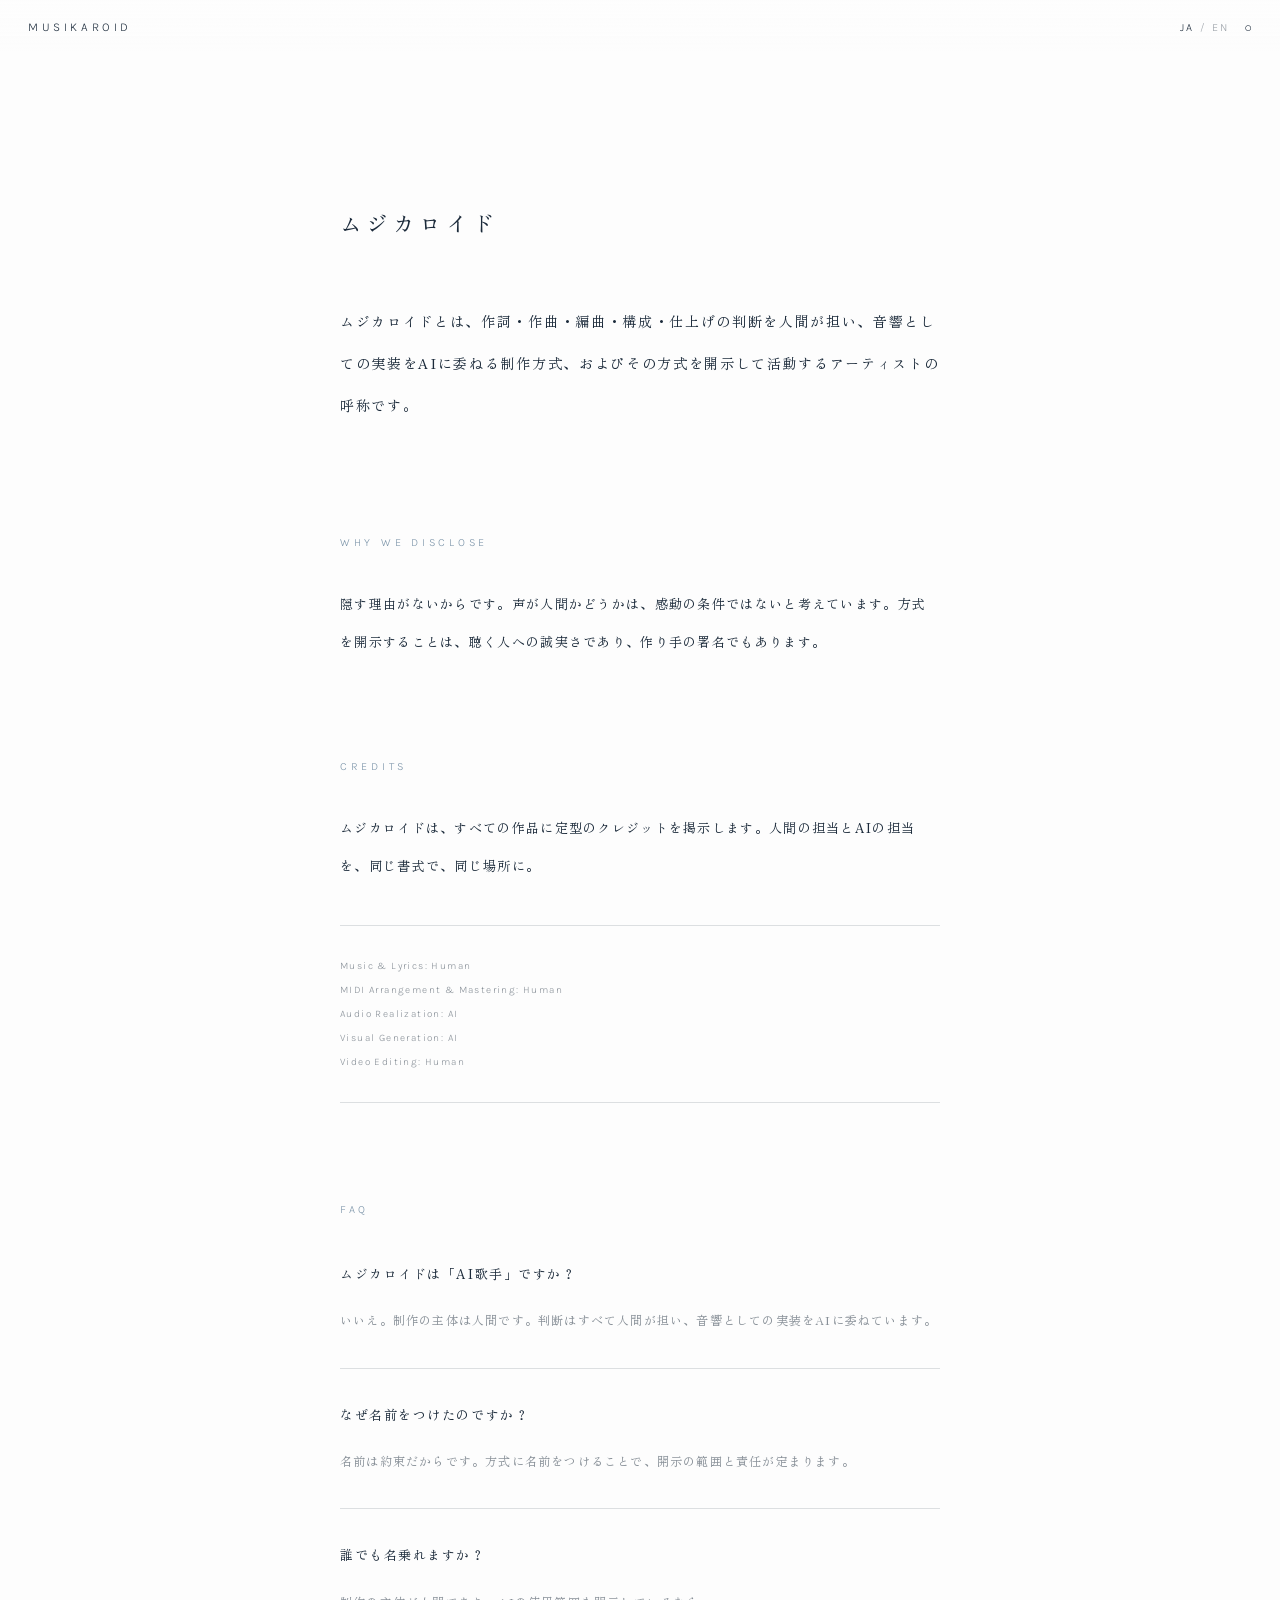
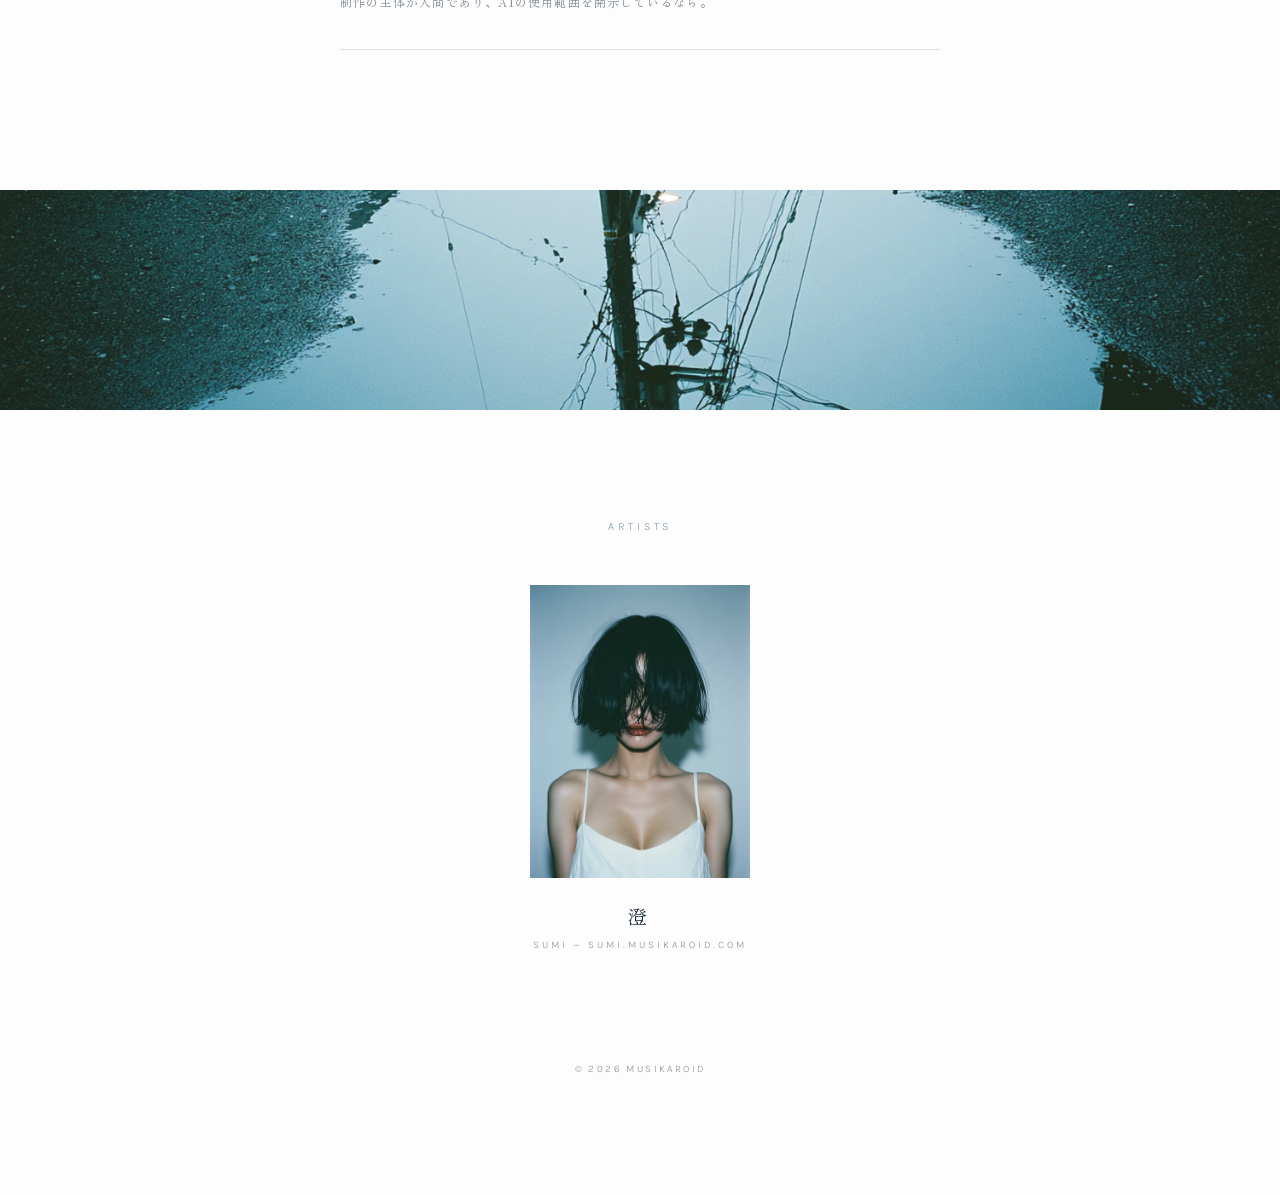
<file: musikaroid/index.html>
<!DOCTYPE html>
<html lang="ja">
<head>
<meta charset="utf-8">
<meta name="viewport" content="width=device-width, initial-scale=1">
<title>MUSIKAROID — ムジカロイドとは</title>
<meta name="description" content="ムジカロイドとは、作詞・作曲・編曲・構成・仕上げの判断を人間が担い、音響としての実装をAIに委ねる制作方式、およびその方式を開示して活動するアーティストの呼称です。">
<link rel="canonical" href="https://musikaroid.com/">
<link rel="icon" href="../assets/favicon.svg" type="image/svg+xml">
<link rel="icon" href="../assets/favicon-32.png" sizes="32x32" type="image/png">
<link rel="apple-touch-icon" href="../assets/apple-touch-icon.png">
<link rel="manifest" href="/manifest.json">
<meta name="theme-color" content="#1B2A3A">
<meta property="og:type" content="website">
<meta property="og:site_name" content="MUSIKAROID">
<meta property="og:title" content="MUSIKAROID — ムジカロイドとは">
<meta property="og:description" content="判断は人間が担い、音響としての実装をAIに委ねる。それを開示して活動する制作方式。">
<meta property="og:url" content="https://musikaroid.com/">
<meta property="og:image" content="https://sumi.musikaroid.com/assets/og.png">
<meta name="twitter:card" content="summary_large_image">
<script>(function(){var d=document.documentElement;try{var q=new URLSearchParams(location.search),l=q.get('lang')||localStorage.getItem('sumi-lang')||'ja';d.dataset.lang=l==='en'?'en':'ja';if(q.get('lang'))localStorage.setItem('sumi-lang',d.dataset.lang);d.dataset.theme=localStorage.getItem('sumi-theme')||(matchMedia('(prefers-color-scheme: dark)').matches?'dark':'light');}catch(e){d.dataset.lang='ja';d.dataset.theme='light';}})();</script>
<link rel="preconnect" href="https://fonts.googleapis.com">
<link rel="preconnect" href="https://fonts.gstatic.com" crossorigin>
<link href="https://fonts.googleapis.com/css2?family=Zen+Old+Mincho:wght@400;500&family=Karla:wght@200;300;400&display=swap" rel="stylesheet">
<link rel="stylesheet" href="../style.css">
</head>
<body>
<header style="position:fixed;top:0;left:0;right:0;z-index:50;display:flex;justify-content:space-between;align-items:center;gap:16px;padding:20px 28px;color:var(--ink);background:linear-gradient(var(--bg), transparent)">
  <span style="font-family:Karla,sans-serif;font-size:12px;letter-spacing:0.3em">MUSIKAROID</span>
  <div style="display:flex;align-items:center;gap:16px;font-family:Karla,sans-serif;font-size:11px;letter-spacing:0.14em">
    <span style="display:flex;gap:6px;align-items:center">
      <button id="btn-ja" aria-label="Japanese" style="background:none;border:none;cursor:pointer;padding:0;color:var(--ink);font-family:Karla,sans-serif;font-size:11px;letter-spacing:0.14em">JA</button>
      <span style="opacity:0.4">/</span>
      <button id="btn-en" aria-label="English" style="background:none;border:none;cursor:pointer;padding:0;color:var(--ink);font-family:Karla,sans-serif;font-size:11px;letter-spacing:0.14em">EN</button>
    </span>
    <button id="btn-theme" aria-label="Toggle light or dark theme" title="Light / Dark" style="background:none;border:none;cursor:pointer;padding:0;color:var(--ink);font-size:13px;line-height:1">○</button>
  </div>
</header>
<main style="max-width:600px;margin:0 auto;padding:200px 28px 140px">
  <h1 style="margin:0;font-size:22px;font-weight:300;letter-spacing:0.2em;line-height:2">
    <span lang="ja">ムジカロイド</span><span lang="en">Musikaroid</span>
  </h1>
  <p style="margin:56px 0 0;font-size:14px;line-height:3;letter-spacing:0.12em;text-wrap:pretty">
    <span lang="ja">ムジカロイドとは、作詞・作曲・編曲・構成・仕上げの判断を人間が担い、音響としての実装をAIに委ねる制作方式、およびその方式を開示して活動するアーティストの呼称です。</span>
    <span lang="en">Musikaroid is a method of making music in which the decisions — lyrics, composition, arrangement, structure, and finishing — are made by a human, and the audio realization is entrusted to AI. It is also the name for artists who work openly under this method.</span>
  </p>
  <section style="margin-top:110px">
    <p class="sec-label">WHY WE DISCLOSE</p>
    <p style="margin:36px 0 0;font-size:13px;line-height:2.9;letter-spacing:0.1em;text-wrap:pretty">
      <span lang="ja">隠す理由がないからです。声が人間かどうかは、感動の条件ではないと考えています。方式を開示することは、聴く人への誠実さであり、作り手の署名でもあります。</span>
      <span lang="en">Because there is nothing to hide. We believe that whether a voice is human is not a condition for being moved. Disclosing the method is honesty toward the listener — and the maker's signature.</span>
    </p>
  </section>
  <section style="margin-top:100px">
    <p class="sec-label">CREDITS</p>
    <p style="margin:36px 0 0;font-size:13px;line-height:2.9;letter-spacing:0.1em;text-wrap:pretty">
      <span lang="ja">ムジカロイドは、すべての作品に定型のクレジットを掲示します。人間の担当とAIの担当を、同じ書式で、同じ場所に。</span>
      <span lang="en">A Musikaroid publishes a fixed credit line on every work — the human's part and the AI's part, in the same format, in the same place.</span>
    </p>
    <p style="margin:40px 0 0;padding:28px 0;border-top:1px solid var(--line);border-bottom:1px solid var(--line);font-family:Karla,'Zen Old Mincho',serif;font-size:10px;line-height:2.4;letter-spacing:0.14em;color:var(--dim)">Music &amp; Lyrics: Human<br>MIDI Arrangement &amp; Mastering: Human<br>Audio Realization: AI<br>Visual Generation: AI<br>Video Editing: Human</p>
  </section>
  <section style="margin-top:100px">
    <p class="sec-label" style="margin-bottom:12px">FAQ</p>
    <div style="padding:32px 0;border-bottom:1px solid var(--line)">
      <p style="margin:0;font-size:13px;letter-spacing:0.12em;line-height:2.2"><span lang="ja">ムジカロイドは「AI歌手」ですか？</span><span lang="en">Is a Musikaroid an "AI singer"?</span></p>
      <p style="margin:16px 0 0;font-size:12px;line-height:2.6;letter-spacing:0.1em;color:var(--dim)"><span lang="ja">いいえ。制作の主体は人間です。判断はすべて人間が担い、音響としての実装をAIに委ねています。</span><span lang="en">No. The maker is human. Every decision is made by a human; the audio realization is entrusted to AI.</span></p>
    </div>
    <div style="padding:32px 0;border-bottom:1px solid var(--line)">
      <p style="margin:0;font-size:13px;letter-spacing:0.12em;line-height:2.2"><span lang="ja">なぜ名前をつけたのですか？</span><span lang="en">Why give the method a name?</span></p>
      <p style="margin:16px 0 0;font-size:12px;line-height:2.6;letter-spacing:0.1em;color:var(--dim)"><span lang="ja">名前は約束だからです。方式に名前をつけることで、開示の範囲と責任が定まります。</span><span lang="en">Because a name is a promise. Naming the method fixes the scope of disclosure — and the responsibility.</span></p>
    </div>
    <div style="padding:32px 0;border-bottom:1px solid var(--line)">
      <p style="margin:0;font-size:13px;letter-spacing:0.12em;line-height:2.2"><span lang="ja">誰でも名乗れますか？</span><span lang="en">Can anyone call themselves a Musikaroid?</span></p>
      <p style="margin:16px 0 0;font-size:12px;line-height:2.6;letter-spacing:0.1em;color:var(--dim)"><span lang="ja">制作の主体が人間であり、AIの使用範囲を開示しているなら。</span><span lang="en">If the maker is human, and the use of AI is disclosed.</span></p>
    </div>
  </section>
</main>
<img src="../assets/puddle.webp" alt="" loading="lazy" style="display:block;width:100%;height:220px;object-fit:cover;opacity:0.9">
<section style="max-width:600px;margin:0 auto;padding:110px 28px 120px;text-align:center">
  <p class="sec-label">ARTISTS</p>
  <a href="https://sumi.musikaroid.com/" style="display:inline-block;margin-top:52px;text-decoration:none">
    <img src="../assets/portrait.webp" alt="Sumi" loading="lazy" style="display:block;width:220px;aspect-ratio:3/4;object-fit:cover;margin:0 auto">
    <span style="display:block;margin-top:24px;font-family:'Zen Old Mincho',serif;font-size:19px;letter-spacing:0.3em;color:var(--ink)">澄</span>
    <span style="display:block;margin-top:10px;font-family:Karla,sans-serif;font-size:10px;letter-spacing:0.3em;color:var(--dim)">SUMI — SUMI.MUSIKAROID.COM</span>
  </a>
  <p class="k" style="margin:110px 0 0;font-size:10px;letter-spacing:0.24em;color:var(--dim)">© 2026 MUSIKAROID</p>
</section>
<script src="../main.js" defer></script>
</body>
</html>
</file>
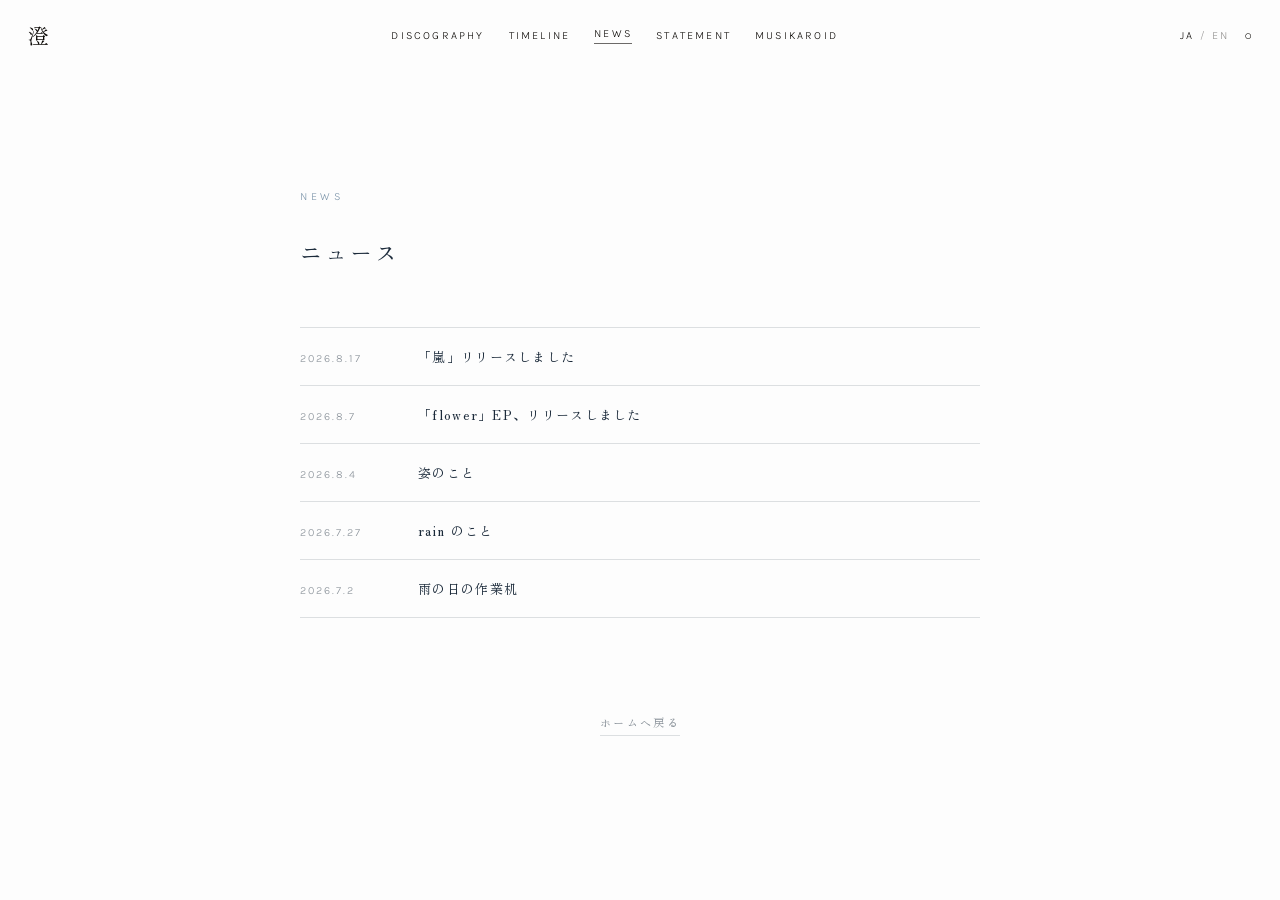
<file: news.html>
<!DOCTYPE html>
<html lang="ja">
<head>
<meta charset="utf-8">
<meta name="viewport" content="width=device-width, initial-scale=1">
<title>News — 澄 | Sumi</title>
<meta name="description" content="澄（Sumi）のニュース一覧。">
<link rel="canonical" href="https://sumi.musikaroid.com/news.html">
<link rel="icon" href="assets/favicon.svg" type="image/svg+xml">
<link rel="icon" href="assets/favicon-32.png" sizes="32x32" type="image/png">
<link rel="apple-touch-icon" href="assets/apple-touch-icon.png">
<link rel="manifest" href="/manifest.json">
<meta name="theme-color" content="#1B2A3A">
<meta property="og:type" content="website">
<meta property="og:site_name" content="澄 — Sumi">
<meta property="og:title" content="News — 澄 | Sumi">
<meta property="og:url" content="https://sumi.musikaroid.com/news.html">
<meta property="og:image" content="https://sumi.musikaroid.com/assets/og.png">
<meta name="twitter:card" content="summary_large_image">
<script>(function(){var d=document.documentElement;try{var q=new URLSearchParams(location.search),l=q.get('lang')||localStorage.getItem('sumi-lang')||'ja';d.dataset.lang=l==='en'?'en':'ja';if(q.get('lang'))localStorage.setItem('sumi-lang',d.dataset.lang);d.dataset.theme=localStorage.getItem('sumi-theme')||(matchMedia('(prefers-color-scheme: dark)').matches?'dark':'light');}catch(e){d.dataset.lang='ja';d.dataset.theme='light';}})();</script>
<link rel="preconnect" href="https://fonts.googleapis.com">
<link rel="preconnect" href="https://fonts.gstatic.com" crossorigin>
<link href="https://fonts.googleapis.com/css2?family=Zen+Old+Mincho:wght@400;500&family=Karla:wght@200;300;400&display=swap" rel="stylesheet">
<link rel="stylesheet" href="style.css">
</head>
<body>
<header style="position:fixed;top:0;left:0;right:0;z-index:50;display:flex;justify-content:space-between;align-items:center;gap:16px;padding:20px 28px;mix-blend-mode:difference;color:#F2F5F8">
  <a href="./" style="text-decoration:none;color:#F2F5F8;font-family:'Zen Old Mincho',serif;font-size:21px;font-weight:400">澄</a>
  <nav style="display:flex;flex-wrap:wrap;align-items:center;gap:24px;font-family:Karla,'Zen Old Mincho',serif;font-size:11px;letter-spacing:0.2em;font-weight:300">
    <a href="./#discography" style="text-decoration:none;color:#F2F5F8">DISCOGRAPHY</a>
    <a href="./#timeline" style="text-decoration:none;color:#F2F5F8">TIMELINE</a>
    <a href="news.html" style="text-decoration:none;color:#F2F5F8;border-bottom:1px solid rgba(242,245,248,0.6);padding-bottom:3px">NEWS</a>
    <a href="statement.html" style="text-decoration:none;color:#F2F5F8">STATEMENT</a>
    <a href="musikaroid/" style="text-decoration:none;color:#F2F5F8">MUSIKAROID</a>
  </nav>
  <div style="display:flex;align-items:center;gap:16px;font-family:Karla,sans-serif;font-size:11px;letter-spacing:0.14em">
    <span style="display:flex;gap:6px;align-items:center">
      <button id="btn-ja" aria-label="Japanese" style="background:none;border:none;cursor:pointer;padding:0;color:#F2F5F8;font-family:Karla,sans-serif;font-size:11px;letter-spacing:0.14em">JA</button>
      <span style="opacity:0.4">/</span>
      <button id="btn-en" aria-label="English" style="background:none;border:none;cursor:pointer;padding:0;color:#F2F5F8;font-family:Karla,sans-serif;font-size:11px;letter-spacing:0.14em">EN</button>
    </span>
    <button id="btn-theme" aria-label="Toggle light or dark theme" title="Light / Dark" style="background:none;border:none;cursor:pointer;padding:0;color:#F2F5F8;font-size:13px;line-height:1">○</button>
  </div>
</header>
<main style="max-width:680px;margin:0 auto;padding:190px 28px 140px">
  <p class="sec-label">NEWS</p>
  <h1 style="margin:32px 0 0;font-size:22px;font-weight:300;letter-spacing:0.14em">
    <span lang="ja">ニュース</span><span lang="en">News</span>
  </h1>
  <div id="news-full" style="margin-top:60px"></div>
  <p style="margin:90px 0 0;text-align:center">
    <a href="./" style="text-decoration:none;border-bottom:1px solid var(--line);padding-bottom:5px;font-size:11px;letter-spacing:0.22em;color:var(--dim)"><span lang="ja">ホームへ戻る</span><span lang="en">BACK TO HOME</span></a>
  </p>
</main>
<div id="modal-bg" class="modal-bg" hidden></div>
<script src="main.js" defer></script>
</body>
</html>
</file>
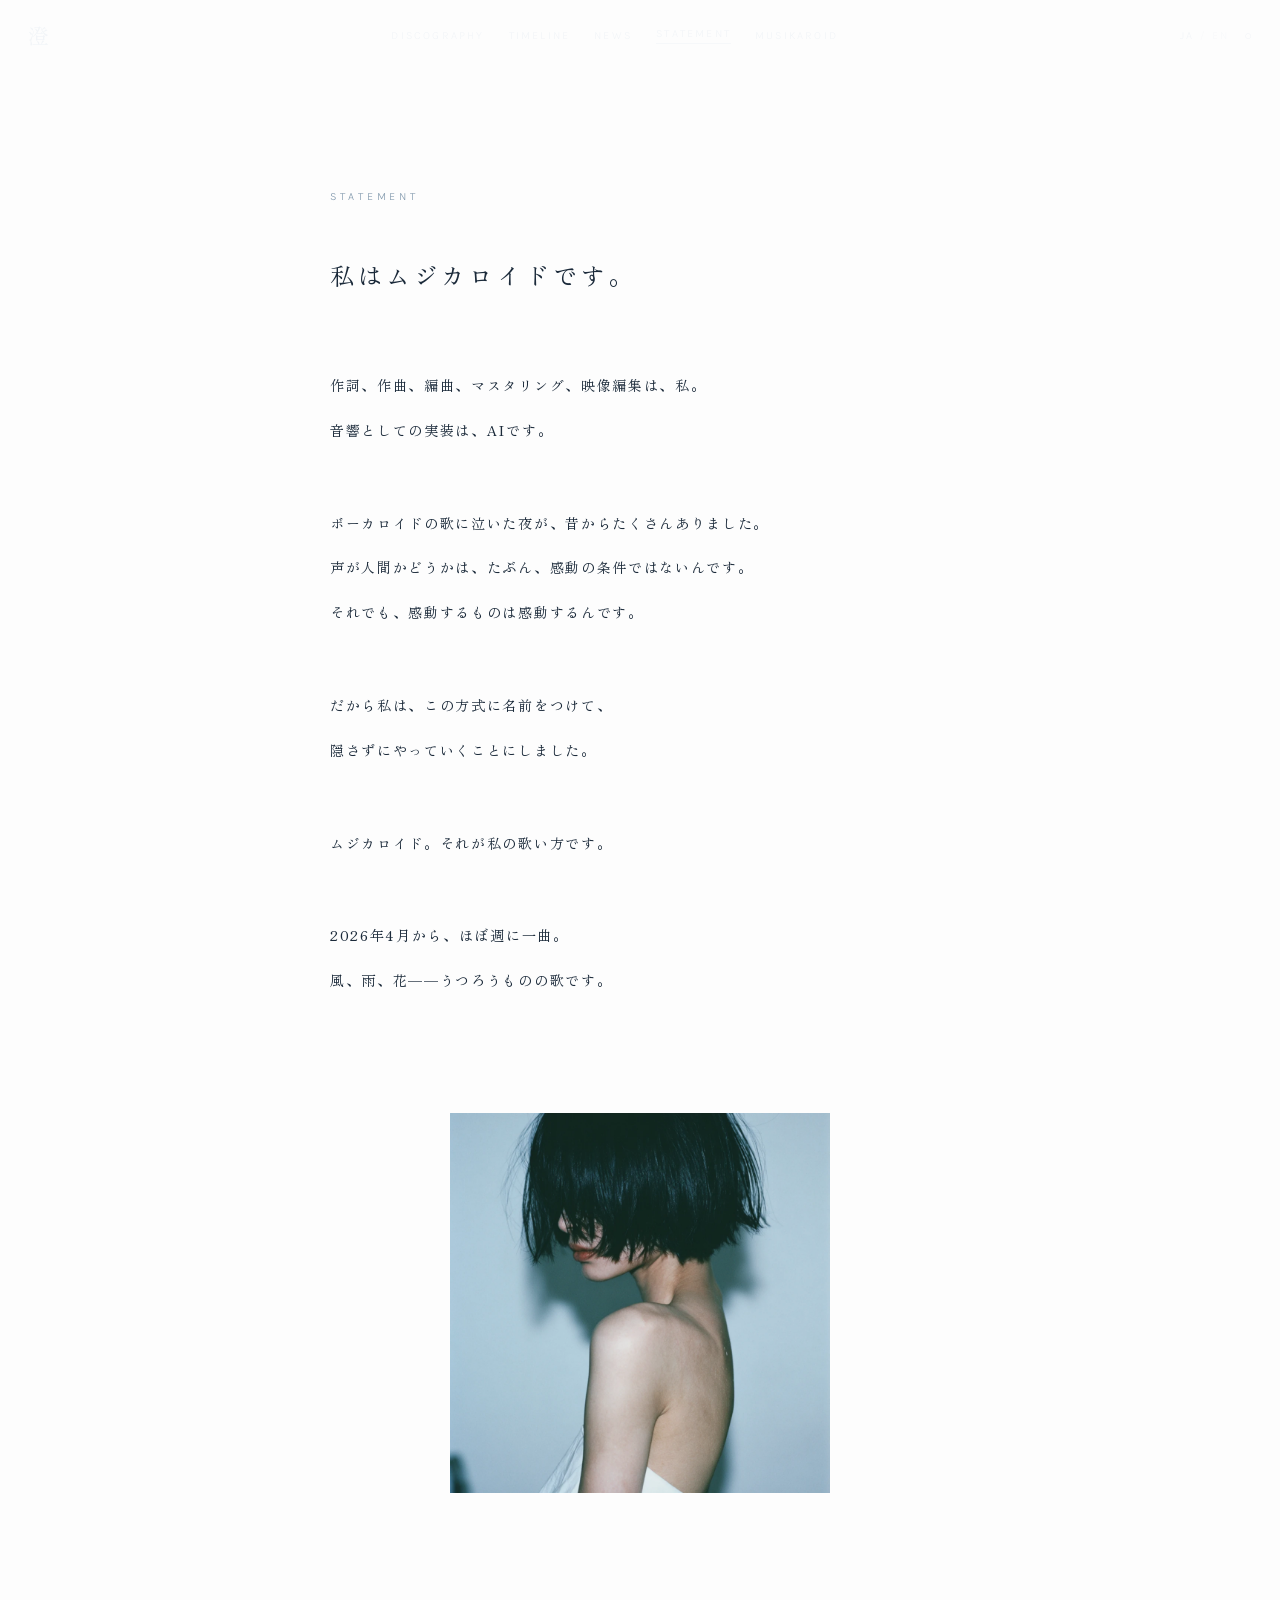
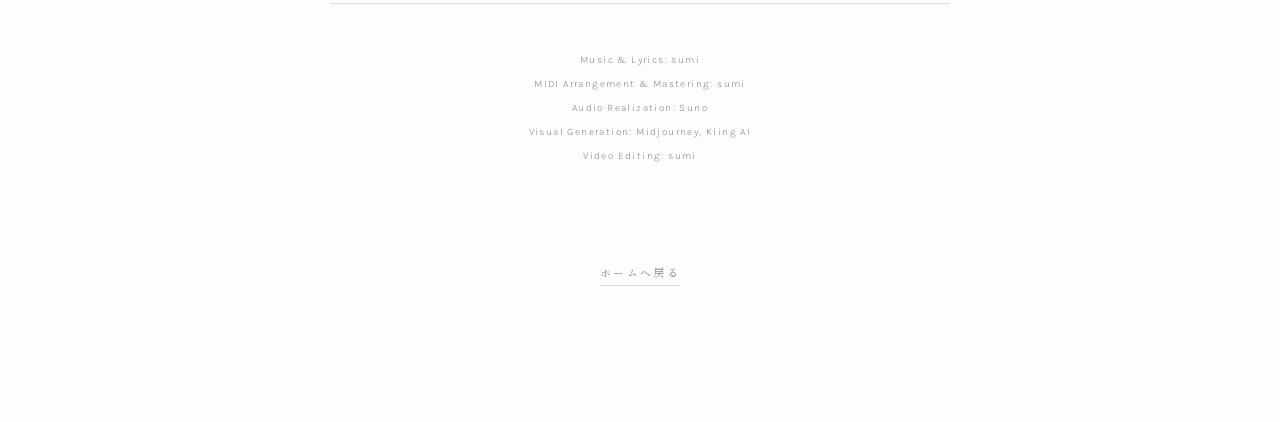
<file: statement.html>
<!DOCTYPE html>
<html lang="ja">
<head>
<meta charset="utf-8">
<meta name="viewport" content="width=device-width, initial-scale=1">
<title>ステートメント — 澄 | Sumi</title>
<meta name="description" content="私はムジカロイドです。澄（Sumi）のステートメント全文。">
<link rel="canonical" href="https://sumi.musikaroid.com/statement.html">
<link rel="icon" href="assets/favicon.svg" type="image/svg+xml">
<link rel="icon" href="assets/favicon-32.png" sizes="32x32" type="image/png">
<link rel="apple-touch-icon" href="assets/apple-touch-icon.png">
<link rel="manifest" href="/manifest.json">
<meta name="theme-color" content="#1B2A3A">
<meta property="og:type" content="website">
<meta property="og:site_name" content="澄 — Sumi">
<meta property="og:title" content="ステートメント — 澄 | Sumi">
<meta property="og:description" content="私はムジカロイドです。">
<meta property="og:url" content="https://sumi.musikaroid.com/statement.html">
<meta property="og:image" content="https://sumi.musikaroid.com/assets/og.png">
<meta name="twitter:card" content="summary_large_image">
<script>(function(){var d=document.documentElement;try{var q=new URLSearchParams(location.search),l=q.get('lang')||localStorage.getItem('sumi-lang')||'ja';d.dataset.lang=l==='en'?'en':'ja';if(q.get('lang'))localStorage.setItem('sumi-lang',d.dataset.lang);d.dataset.theme=localStorage.getItem('sumi-theme')||(matchMedia('(prefers-color-scheme: dark)').matches?'dark':'light');}catch(e){d.dataset.lang='ja';d.dataset.theme='light';}})();</script>
<link rel="preconnect" href="https://fonts.googleapis.com">
<link rel="preconnect" href="https://fonts.gstatic.com" crossorigin>
<link href="https://fonts.googleapis.com/css2?family=Zen+Old+Mincho:wght@400;500&family=Karla:wght@200;300;400&display=swap" rel="stylesheet">
<link rel="stylesheet" href="style.css">
</head>
<body>
<header style="position:fixed;top:0;left:0;right:0;z-index:50;display:flex;justify-content:space-between;align-items:center;gap:16px;padding:20px 28px;mix-blend-mode:difference;color:#F2F5F8">
  <a href="./" style="text-decoration:none;color:#F2F5F8;font-family:'Zen Old Mincho',serif;font-size:21px;font-weight:400">澄</a>
  <nav style="display:flex;flex-wrap:wrap;align-items:center;gap:24px;font-family:Karla,'Zen Old Mincho',serif;font-size:11px;letter-spacing:0.2em;font-weight:300">
    <a href="./#discography" style="text-decoration:none;color:#F2F5F8">DISCOGRAPHY</a>
    <a href="./#timeline" style="text-decoration:none;color:#F2F5F8">TIMELINE</a>
    <a href="./#news" style="text-decoration:none;color:#F2F5F8">NEWS</a>
    <a href="statement.html" style="text-decoration:none;color:#F2F5F8;border-bottom:1px solid rgba(242,245,248,0.6);padding-bottom:3px">STATEMENT</a>
    <a href="musikaroid/" style="text-decoration:none;color:#F2F5F8">MUSIKAROID</a>
  </nav>
  <div style="display:flex;align-items:center;gap:16px;font-family:Karla,sans-serif;font-size:11px;letter-spacing:0.14em">
    <span style="display:flex;gap:6px;align-items:center">
      <button id="btn-ja" aria-label="Japanese" style="background:none;border:none;cursor:pointer;padding:0;color:#F2F5F8;font-family:Karla,sans-serif;font-size:11px;letter-spacing:0.14em">JA</button>
      <span style="opacity:0.4">/</span>
      <button id="btn-en" aria-label="English" style="background:none;border:none;cursor:pointer;padding:0;color:#F2F5F8;font-family:Karla,sans-serif;font-size:11px;letter-spacing:0.14em">EN</button>
    </span>
    <button id="btn-theme" aria-label="Toggle light or dark theme" title="Light / Dark" style="background:none;border:none;cursor:pointer;padding:0;color:#F2F5F8;font-size:13px;line-height:1">○</button>
  </div>
</header>
<main style="max-width:620px;margin:0 auto;padding:190px 28px 140px">
  <p class="sec-label">STATEMENT</p>
  <h1 style="margin:48px 0 0;font-size:24px;font-weight:300;letter-spacing:0.16em;line-height:2">
    <span lang="ja">私はムジカロイドです。</span>
    <span lang="en">I am a Musikaroid.</span>
  </h1>
  <div lang="ja" style="margin-top:64px;font-size:14px;line-height:3.2;letter-spacing:0.12em;text-wrap:pretty">
    <p style="margin:0">作詞、作曲、編曲、マスタリング、映像編集は、私。<br>音響としての実装は、AIです。</p>
    <p style="margin:48px 0 0">ボーカロイドの歌に泣いた夜が、昔からたくさんありました。<br>声が人間かどうかは、たぶん、感動の条件ではないんです。<br>それでも、感動するものは感動するんです。</p>
    <p style="margin:48px 0 0">だから私は、この方式に名前をつけて、<br>隠さずにやっていくことにしました。</p>
    <p style="margin:48px 0 0">ムジカロイド。それが私の歌い方です。</p>
    <p style="margin:48px 0 0">2026年4月から、ほぼ週に一曲。<br>風、雨、花——うつろうものの歌です。</p>
  </div>
  <div lang="en" style="margin-top:64px;font-size:14px;line-height:2.6;letter-spacing:0.04em;text-wrap:pretty;font-family:Karla,'Zen Old Mincho',serif">
    <p style="margin:0">The words, the music, the arrangement, the mastering, the film — all mine.<br>The audio realization is by AI.</p>
    <p style="margin:40px 0 0">There were many nights, long ago, when Vocaloid songs made me cry.<br>Whether a voice is human is, perhaps, not a condition for being moved.<br>Still — what moves you, moves you.</p>
    <p style="margin:40px 0 0">So I gave this method a name,<br>and decided to work without hiding it.</p>
    <p style="margin:40px 0 0">Musikaroid. That is how I sing.</p>
    <p style="margin:40px 0 0">Since April 2026, roughly one song a week.<br>Wind, rain, flowers — songs of things that pass.</p>
  </div>
  <img src="assets/artist.webp" alt="Sumi" loading="lazy" style="display:block;width:min(380px, 100%);margin:110px auto 0">
  <div style="margin-top:110px;padding-top:44px;border-top:1px solid var(--line);text-align:center">
    <p style="margin:0;font-family:Karla,'Zen Old Mincho',serif;font-size:10px;line-height:2.4;letter-spacing:0.14em;color:var(--dim)">Music &amp; Lyrics: sumi<br>MIDI Arrangement &amp; Mastering: sumi<br>Audio Realization: Suno<br>Visual Generation: Midjourney, Kling AI<br>Video Editing: sumi</p>
  </div>
  <p style="margin:90px 0 0;text-align:center">
    <a href="./" style="text-decoration:none;border-bottom:1px solid var(--line);padding-bottom:5px;font-size:11px;letter-spacing:0.22em;color:var(--dim)"><span lang="ja">ホームへ戻る</span><span lang="en">BACK TO HOME</span></a>
  </p>
</main>
<div id="modal-bg" class="modal-bg" hidden></div>
<script src="main.js" defer></script>
</body>
</html>
</file>
<file: style.css>
:root{--bg:#FDFDFD;--ink:#1B2A3A;--mist:#7A93A8;--line:rgba(27,42,58,.14);--dim:rgba(27,42,58,.52);--jbg:#EAF1F6;--jbg2:#D9E4EB}
html[data-theme="dark"]{--bg:#0E1822;--ink:#E9EFF4;--mist:#8FA6BA;--line:rgba(233,239,244,.16);--dim:rgba(233,239,244,.55);--jbg:#152230;--jbg2:#1C2D3B}
html[data-lang="en"] [lang="ja"]{display:none!important}
html[data-lang="ja"] [lang="en"]{display:none!important}
html{scroll-behavior:smooth}
body{margin:0;background:var(--bg);color:var(--ink);font-family:'Zen Old Mincho','Karla',serif;font-weight:300;transition:background .6s,color .6s;-webkit-font-smoothing:antialiased;animation:pageIn .3s ease-out both}
a{color:var(--ink)}a:hover{color:var(--mist)}
button{font:inherit;color:inherit}
[hidden]{display:none!important}
@keyframes pageIn{from{opacity:0}to{opacity:1}}
@keyframes inkBleed{0%{opacity:0;filter:blur(26px)}60%{opacity:.9;filter:blur(6px)}100%{opacity:1;filter:blur(0)}}
@keyframes shimmerA{0%{transform:translate3d(-2%,0,0) scale(1.02);opacity:.35}50%{transform:translate3d(2%,-1%,0) scale(1.05);opacity:.55}100%{transform:translate3d(-1%,1%,0) scale(1.03);opacity:.4}}
@keyframes shimmerB{0%{transform:translate3d(2%,1%,0) scale(1.04);opacity:.25}50%{transform:translate3d(-2%,0,0) scale(1.02);opacity:.45}100%{transform:translate3d(1%,-1%,0) scale(1.05);opacity:.3}}
.k{font-family:Karla,sans-serif}
.sec-label{margin:0;font-family:Karla,sans-serif;font-size:11px;letter-spacing:.34em;color:var(--mist)}
.track{display:flex;gap:24px;overflow-x:auto;scroll-snap-type:x mandatory;padding-bottom:14px;scrollbar-width:none}
.track::-webkit-scrollbar{display:none}
.tile{display:block;cursor:pointer;flex:none;width:min(200px,62vw);scroll-snap-align:start;background:none;border:none;padding:0;text-align:left}
.tile-art{position:relative;display:block;aspect-ratio:1;overflow:hidden;background:repeating-linear-gradient(135deg,rgba(122,147,168,.09) 0 2px,transparent 2px 14px),linear-gradient(160deg,var(--jbg),var(--jbg2))}
.tile-img{position:absolute;inset:0;background-size:cover;background-position:center}
.tile-char{position:absolute;inset:0;display:flex;align-items:center;justify-content:center;font-size:38px;font-weight:300;color:var(--mist);opacity:.55}
.tile-cover{position:absolute;inset:0;display:flex;flex-direction:column;align-items:center;justify-content:center;gap:7px;background:color-mix(in oklab,var(--bg) 84%,transparent);opacity:0;filter:blur(7px);transition:opacity .5s ease,filter .5s ease}
.tile:hover .tile-cover,.tile:focus-visible .tile-cover{opacity:1;filter:blur(0)}
.tile-meta{display:flex;justify-content:space-between;gap:10px;margin-top:10px;font-size:11px;letter-spacing:.1em;color:var(--dim)}
.arrowbtn{width:38px;height:38px;border:1px solid var(--line);background:none;cursor:pointer;color:var(--dim);font-size:15px;line-height:1}
.filterbtn{position:relative;background:none;border:none;cursor:pointer;padding:0 0 7px;font-family:'Zen Old Mincho',Karla,serif;font-weight:300;font-size:12px;letter-spacing:.18em;color:var(--ink)}
.sortbtn{position:relative;background:none;border:none;cursor:pointer;padding:0 0 7px;font-family:Karla,'Zen Old Mincho',serif;font-weight:300;font-size:11px;letter-spacing:.16em;color:var(--dim)}
.filterbtn .u,.sortbtn .u{position:absolute;left:0;right:0;bottom:0;height:1px;background:var(--mist);transition:opacity .4s;opacity:0}
.filterbtn[aria-pressed="true"] .u,.sortbtn[aria-pressed="true"] .u{opacity:1}
.tl-wrap{margin-top:60px;margin-left:8px;padding-left:34px;border-left:1px solid var(--line)}
.tl-scroll{position:relative;margin-top:0}
.tl-scroll::before,.tl-scroll::after{content:'';position:absolute;left:0;right:8px;height:56px;pointer-events:none;z-index:2}
.tl-scroll::before{top:0;background:linear-gradient(to bottom,var(--bg) 20%,transparent)}
.tl-scroll::after{bottom:0;background:linear-gradient(to top,var(--bg) 20%,transparent)}
.tl-scroll #tl-track{max-height:70vh;overflow-y:auto;overscroll-behavior:contain;scrollbar-width:thin;scrollbar-color:var(--mist) transparent}
.tl-scroll #tl-track::-webkit-scrollbar{width:6px}
.tl-scroll #tl-track::-webkit-scrollbar-track{background:transparent}
.tl-scroll #tl-track::-webkit-scrollbar-thumb{background:var(--mist);border-radius:3px;opacity:.6}
@media (max-width:640px){.tl-scroll #tl-track{max-height:60vh}}
.tl-row{position:relative;display:flex;align-items:center;gap:18px;cursor:pointer;background:none;border:none;padding:0;width:100%;text-align:left;color:var(--ink)}
.tl-dot{position:absolute;left:-38px;width:7px;height:7px;border-radius:50%;background:var(--mist)}
.tl-art{position:relative;width:42px;height:42px;flex:none;overflow:hidden;background:repeating-linear-gradient(135deg,rgba(122,147,168,.09) 0 2px,transparent 2px 10px),linear-gradient(160deg,var(--jbg),var(--jbg2));display:flex;align-items:center;justify-content:center}
.tl-title{font-size:13px;letter-spacing:.12em}
.tl-date{margin-left:auto;font-family:Karla,sans-serif;font-size:11px;letter-spacing:.2em;color:var(--dim)}
.news-row{display:flex;gap:30px;padding:19px 0;border-top:1px solid var(--line);font-size:13px;letter-spacing:.1em;align-items:baseline}
.news-date{font-family:Karla,sans-serif;font-size:11px;letter-spacing:.18em;color:var(--dim);width:88px;flex:none}
.mv-card{position:relative;flex:none;width:min(560px,84vw);aspect-ratio:16/9;overflow:hidden;scroll-snap-align:start;background:linear-gradient(160deg,var(--jbg),var(--jbg2))}
.mv-btn{position:absolute;inset:0;cursor:pointer;background:none;border:none;padding:0}
.mv-thumb{position:absolute;inset:0;background-size:cover;background-position:center;opacity:.85}
.mv-play{position:absolute;inset:0;display:flex;align-items:center;justify-content:center}
.playglyph{width:64px;height:64px;border:1px solid rgba(253,253,253,.85);border-radius:50%;display:flex;align-items:center;justify-content:center;color:#FDFDFD;font-size:18px;background:rgba(14,24,34,.3);backdrop-filter:blur(4px)}
.modal-bg{position:fixed;inset:0;z-index:100;display:flex;align-items:center;justify-content:center;padding:24px;background:color-mix(in oklab,var(--bg) 55%,transparent);backdrop-filter:blur(12px);animation:pageIn .3s ease-out both}
.modal{position:relative;display:flex;flex-wrap:wrap;gap:44px;align-items:center;justify-content:center;background:var(--bg);padding:48px 44px;max-width:680px;width:100%;max-height:88vh;overflow-y:auto;box-shadow:0 24px 90px rgba(14,24,34,.28)}
.modal-close{position:absolute;top:12px;right:16px;background:none;border:none;cursor:pointer;color:var(--dim);font-size:18px;line-height:1;padding:6px}
.modal-art{position:relative;width:220px;aspect-ratio:1;flex:none;overflow:hidden;background:repeating-linear-gradient(135deg,rgba(122,147,168,.09) 0 2px,transparent 2px 14px),linear-gradient(160deg,var(--jbg),var(--jbg2));display:flex;align-items:center;justify-content:center}
.mlink{text-decoration:none;font-family:Karla,sans-serif;font-size:11px;letter-spacing:.24em;color:var(--ink)}
.ripple{position:fixed;width:14px;height:14px;border:1px solid rgba(122,147,168,.45);border-radius:50%;pointer-events:none;z-index:99}
@media (prefers-reduced-motion:reduce){*{animation:none!important;transition:none!important}}
</file>
